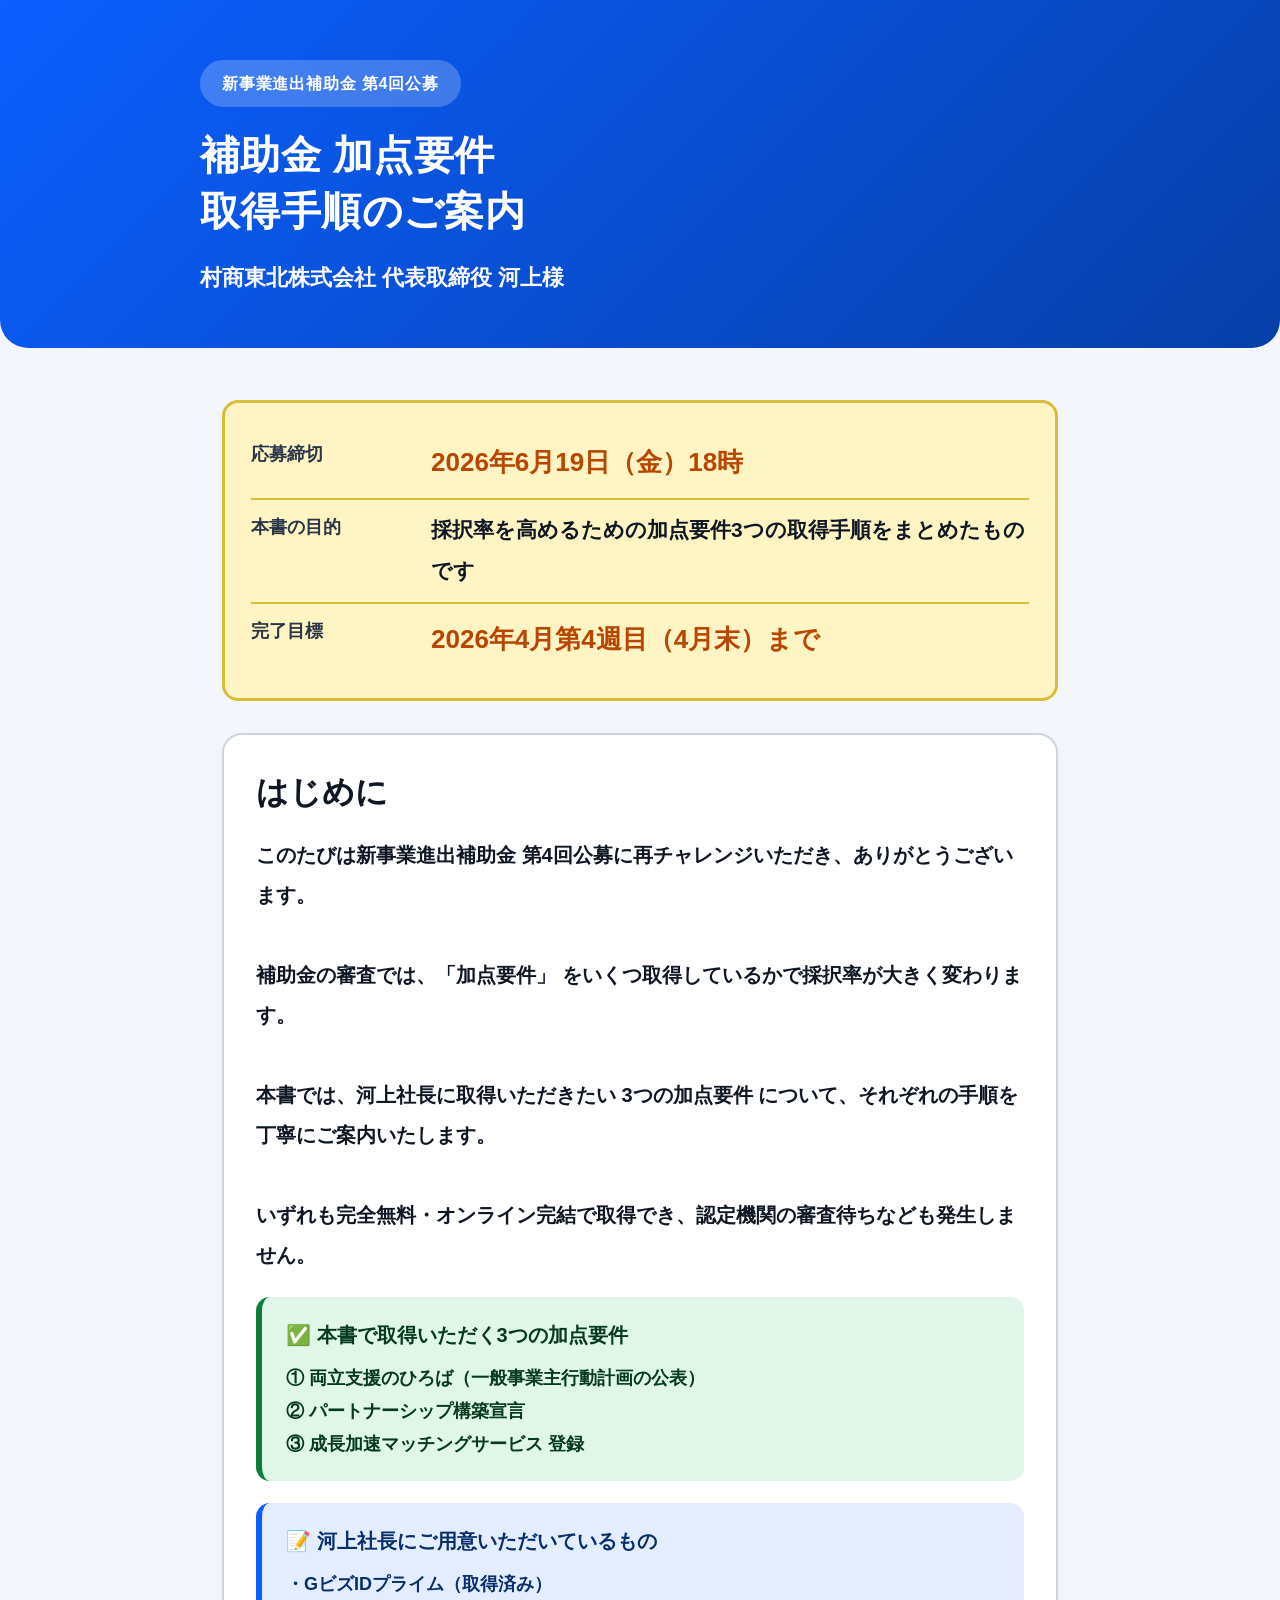
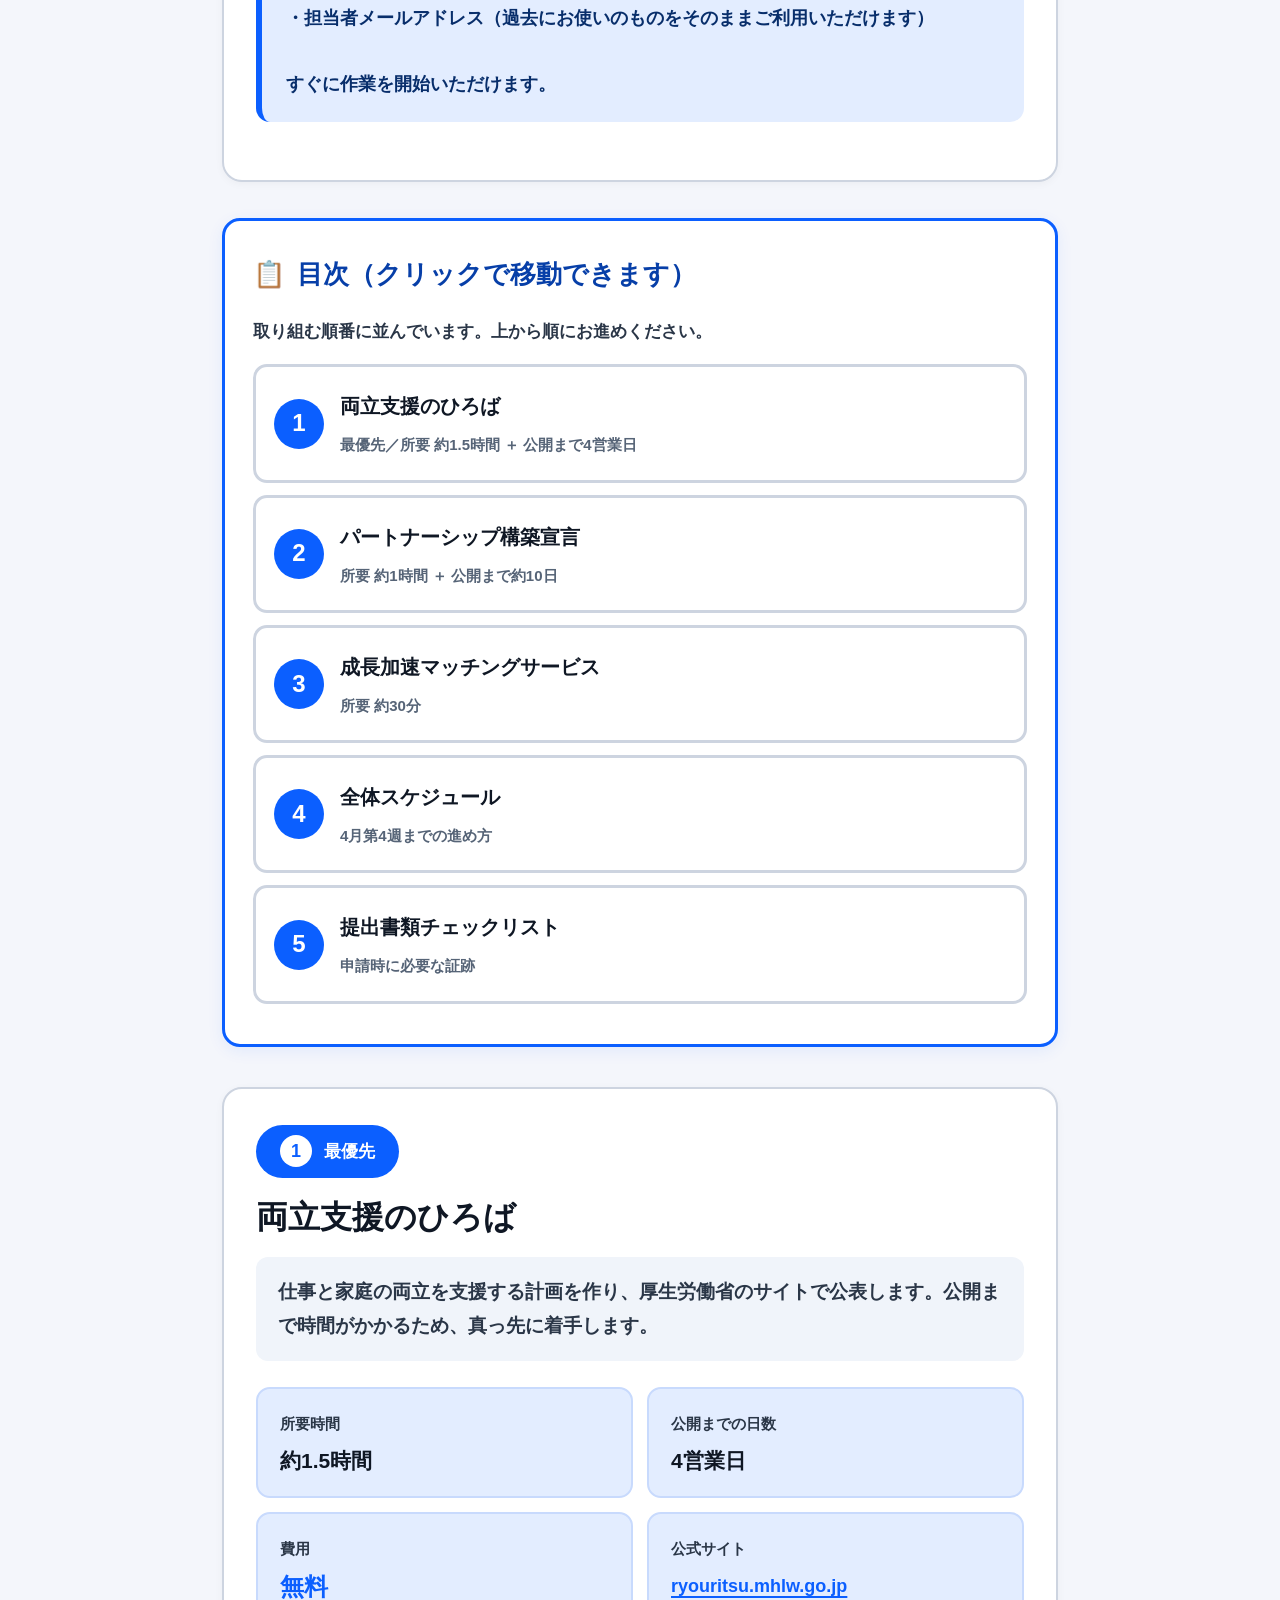
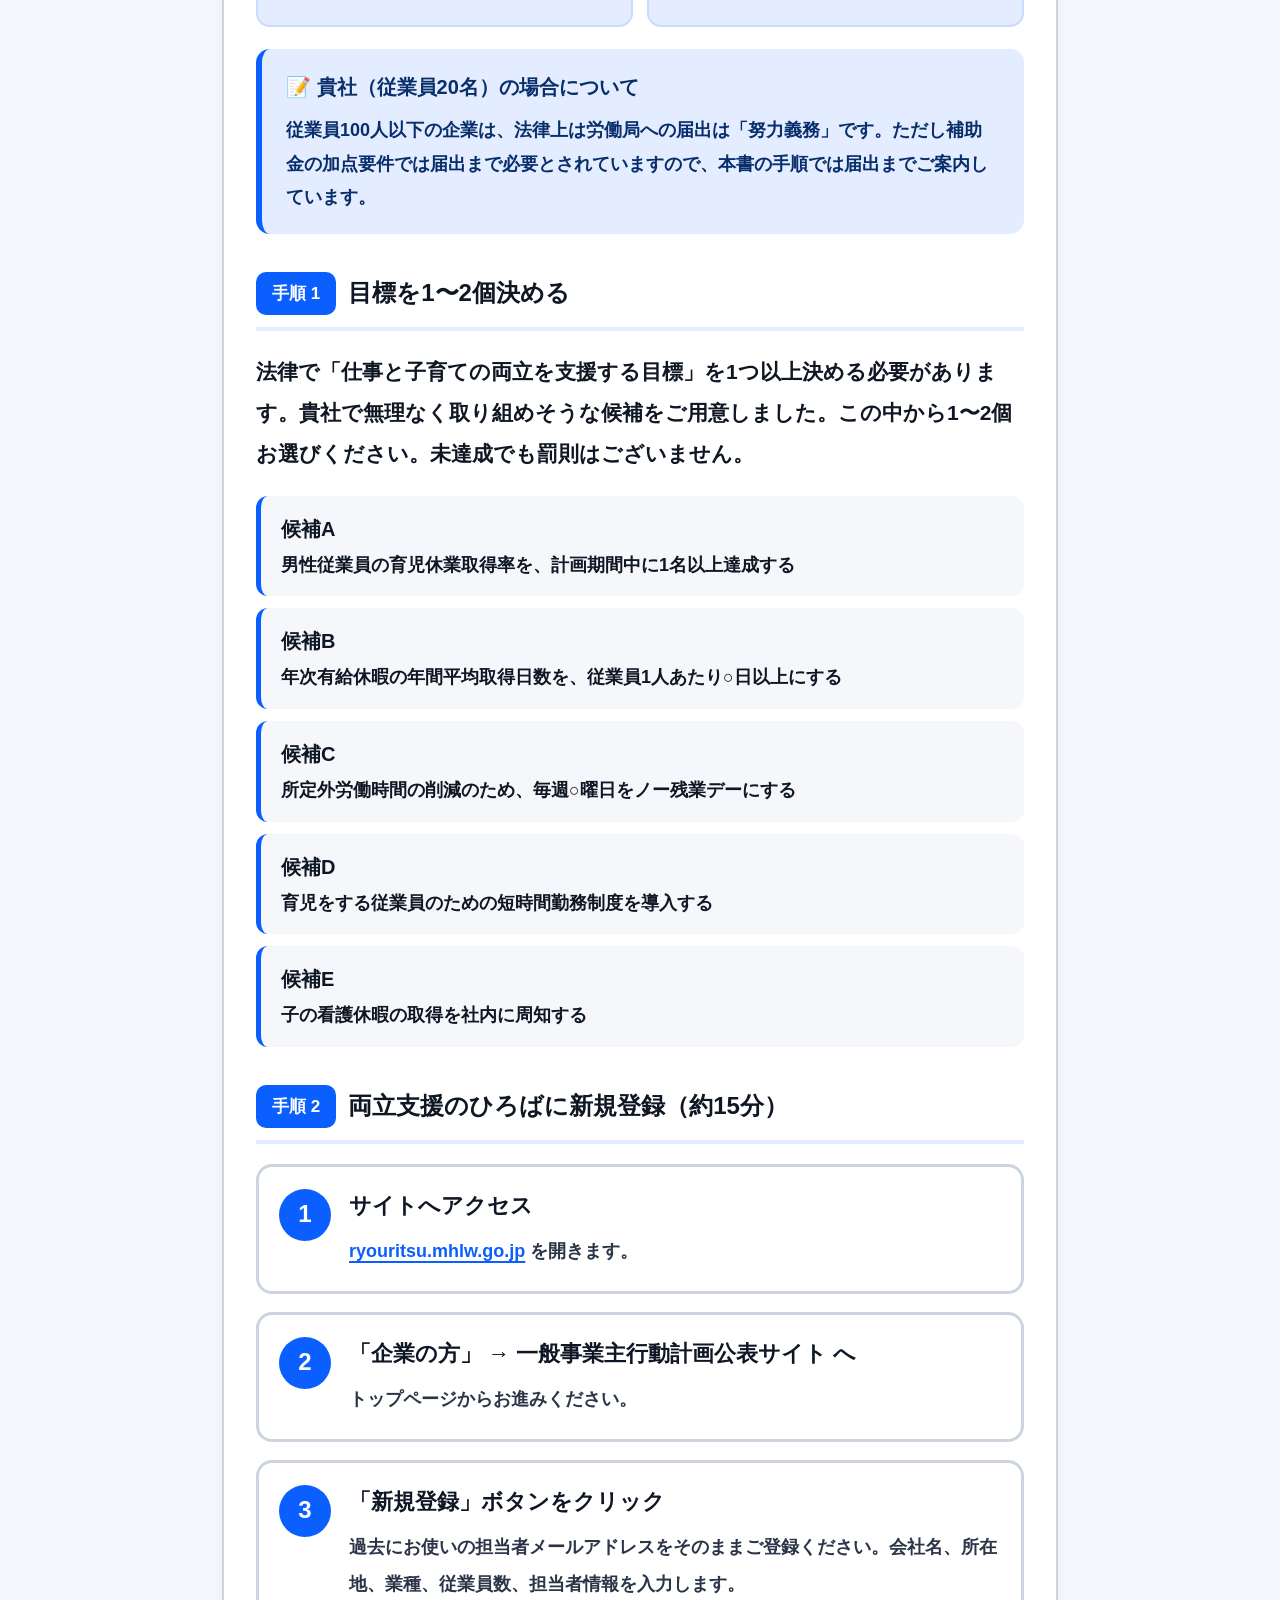
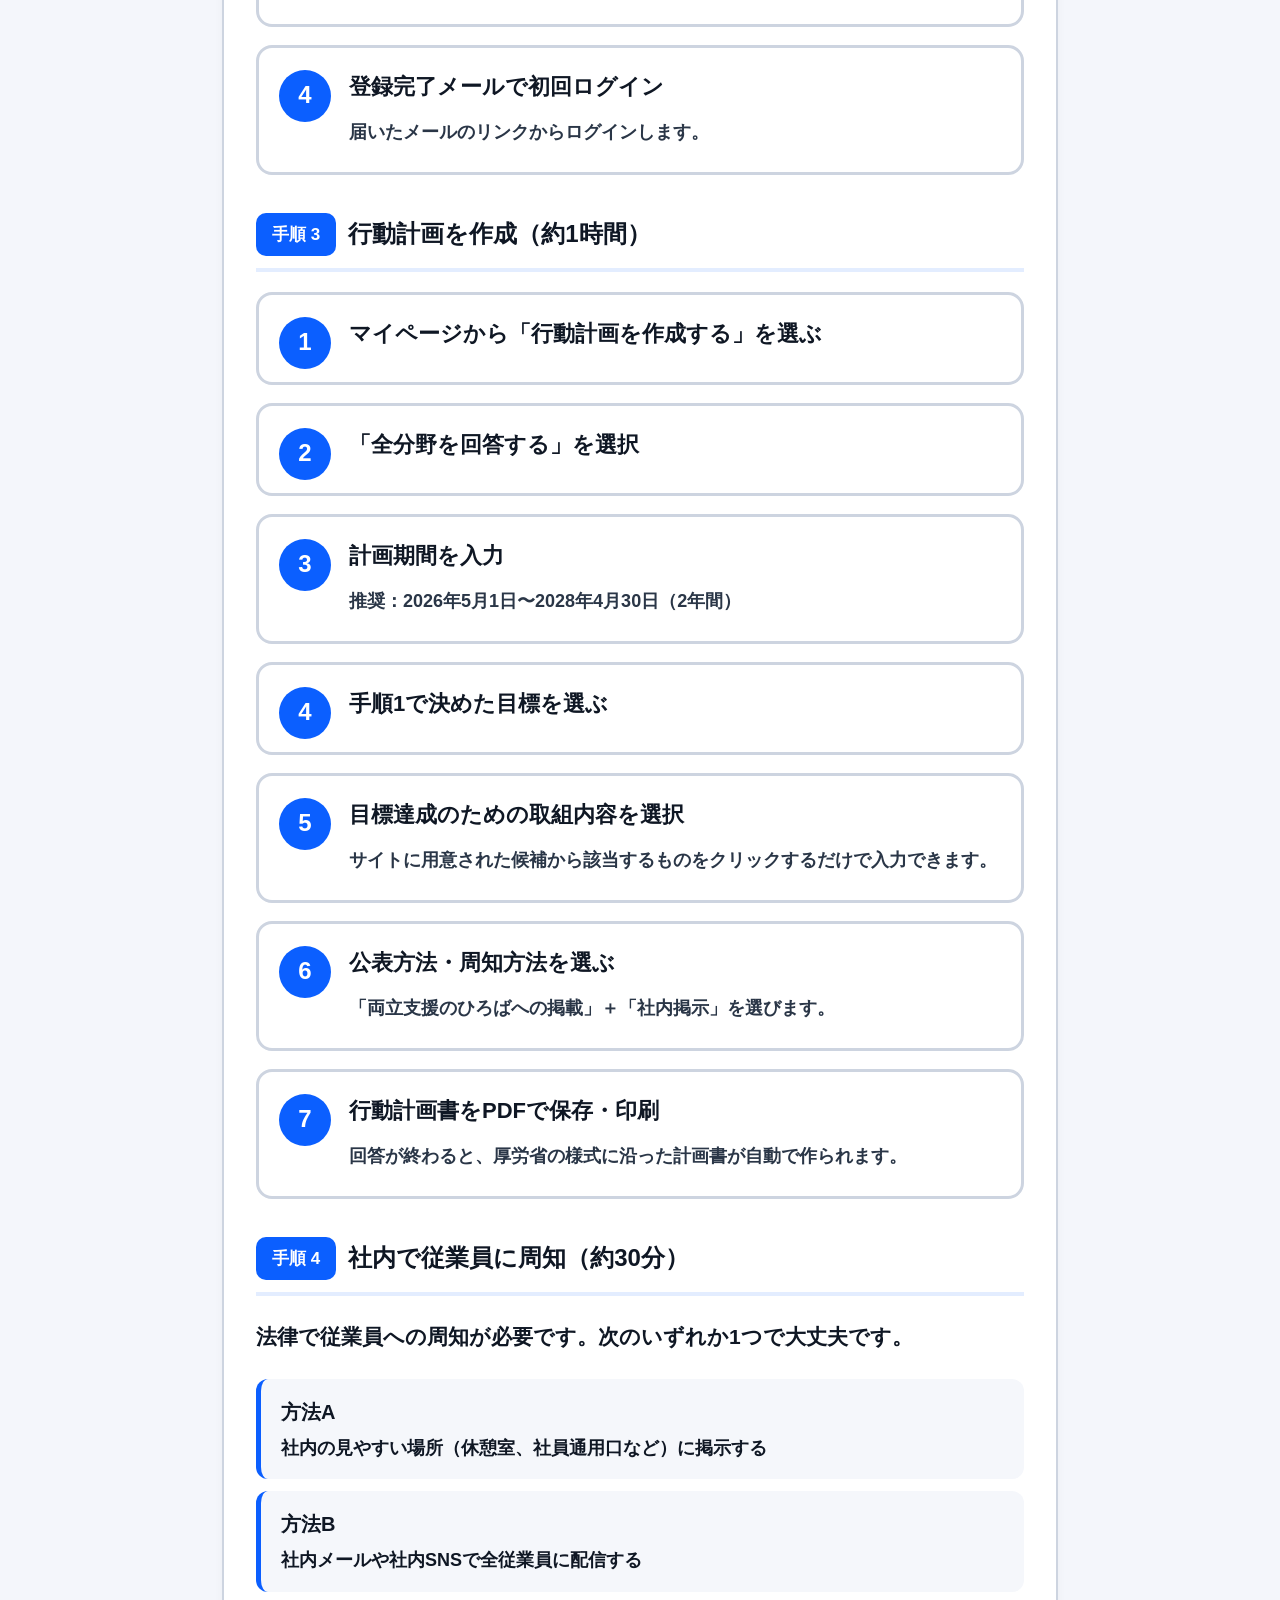
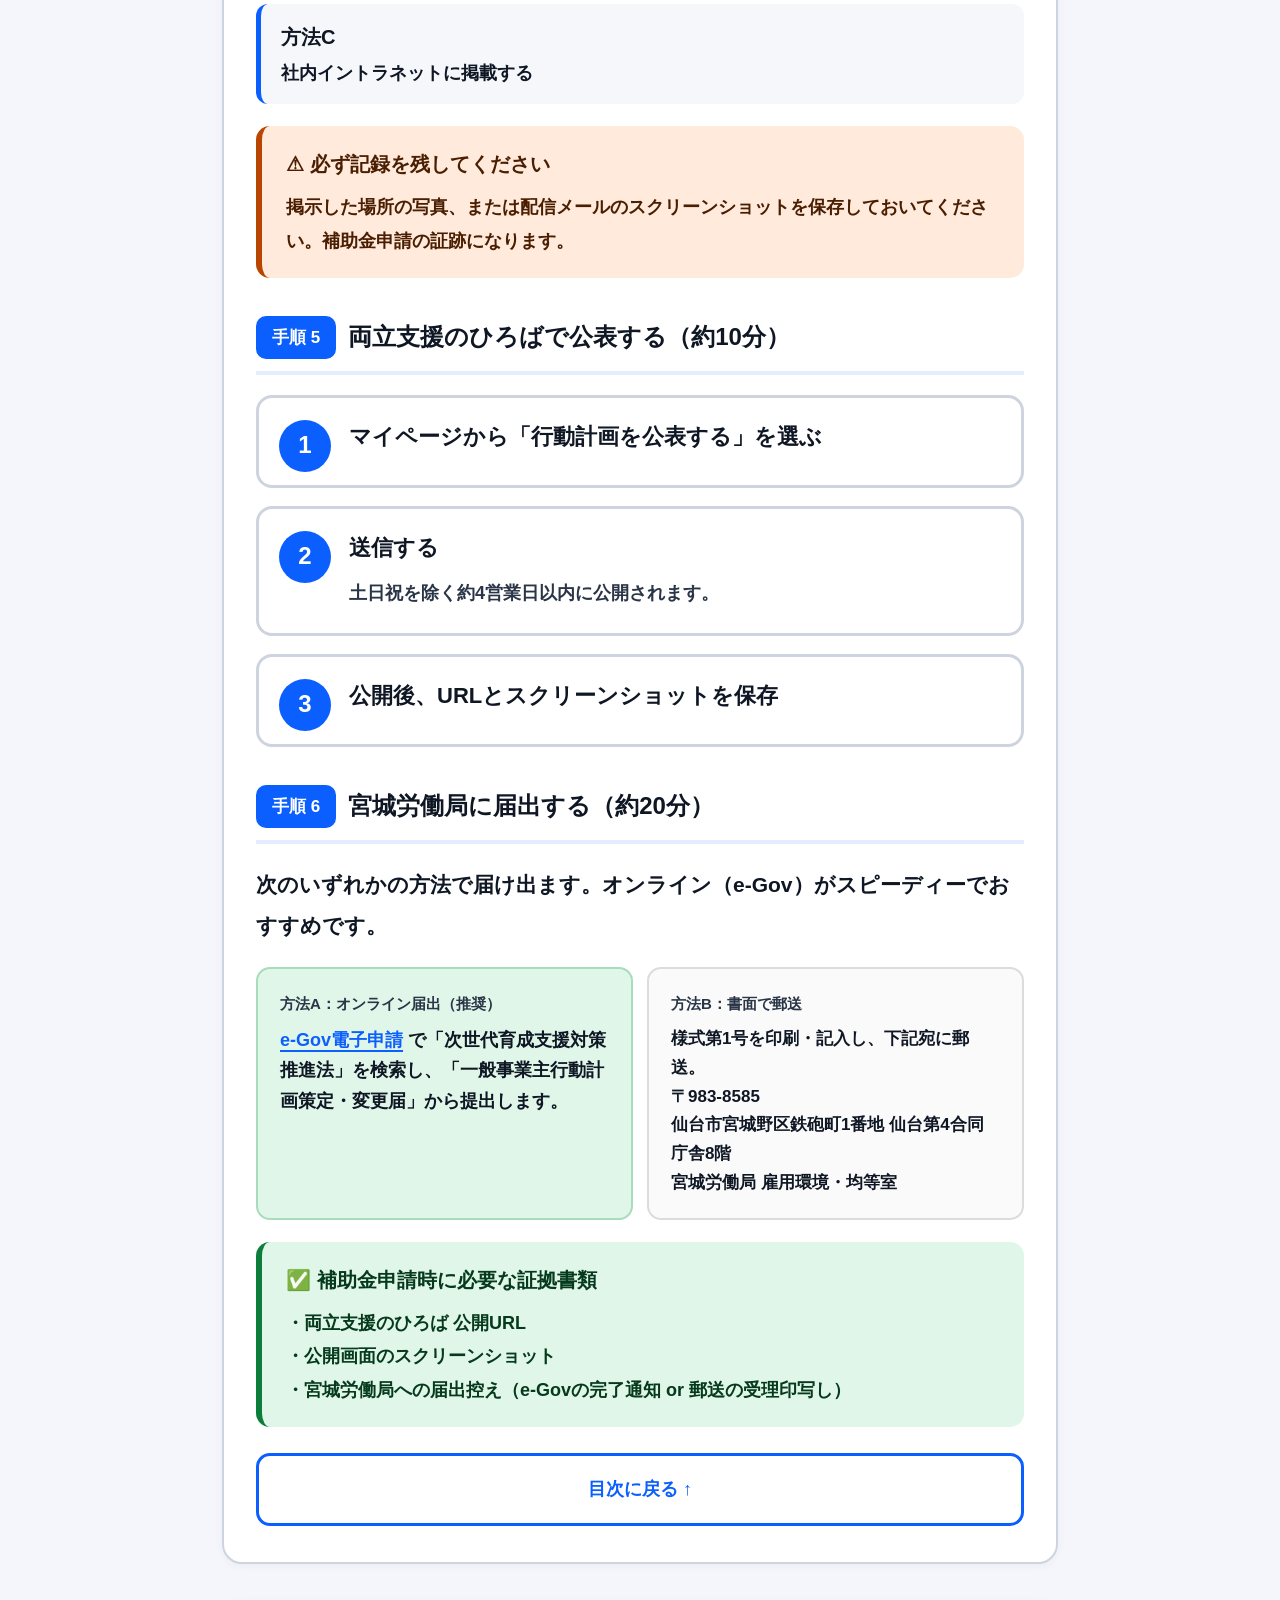
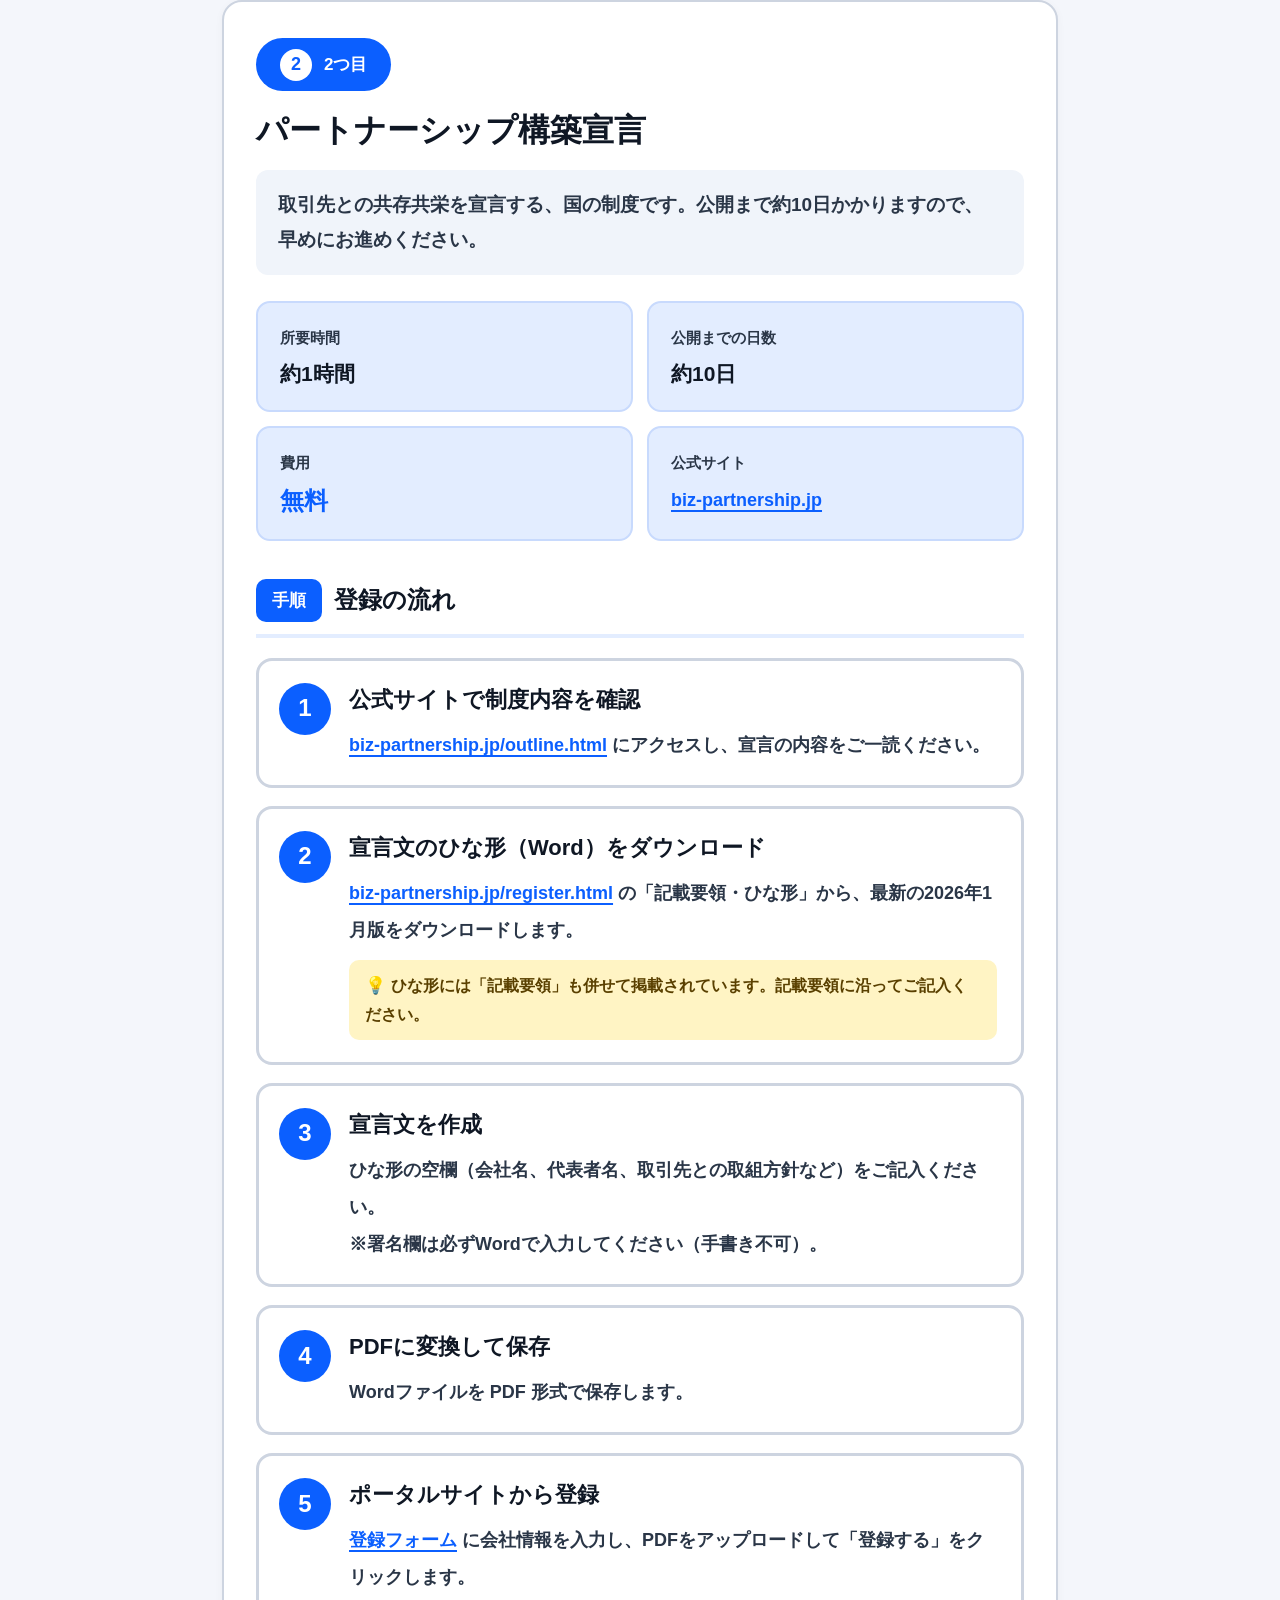
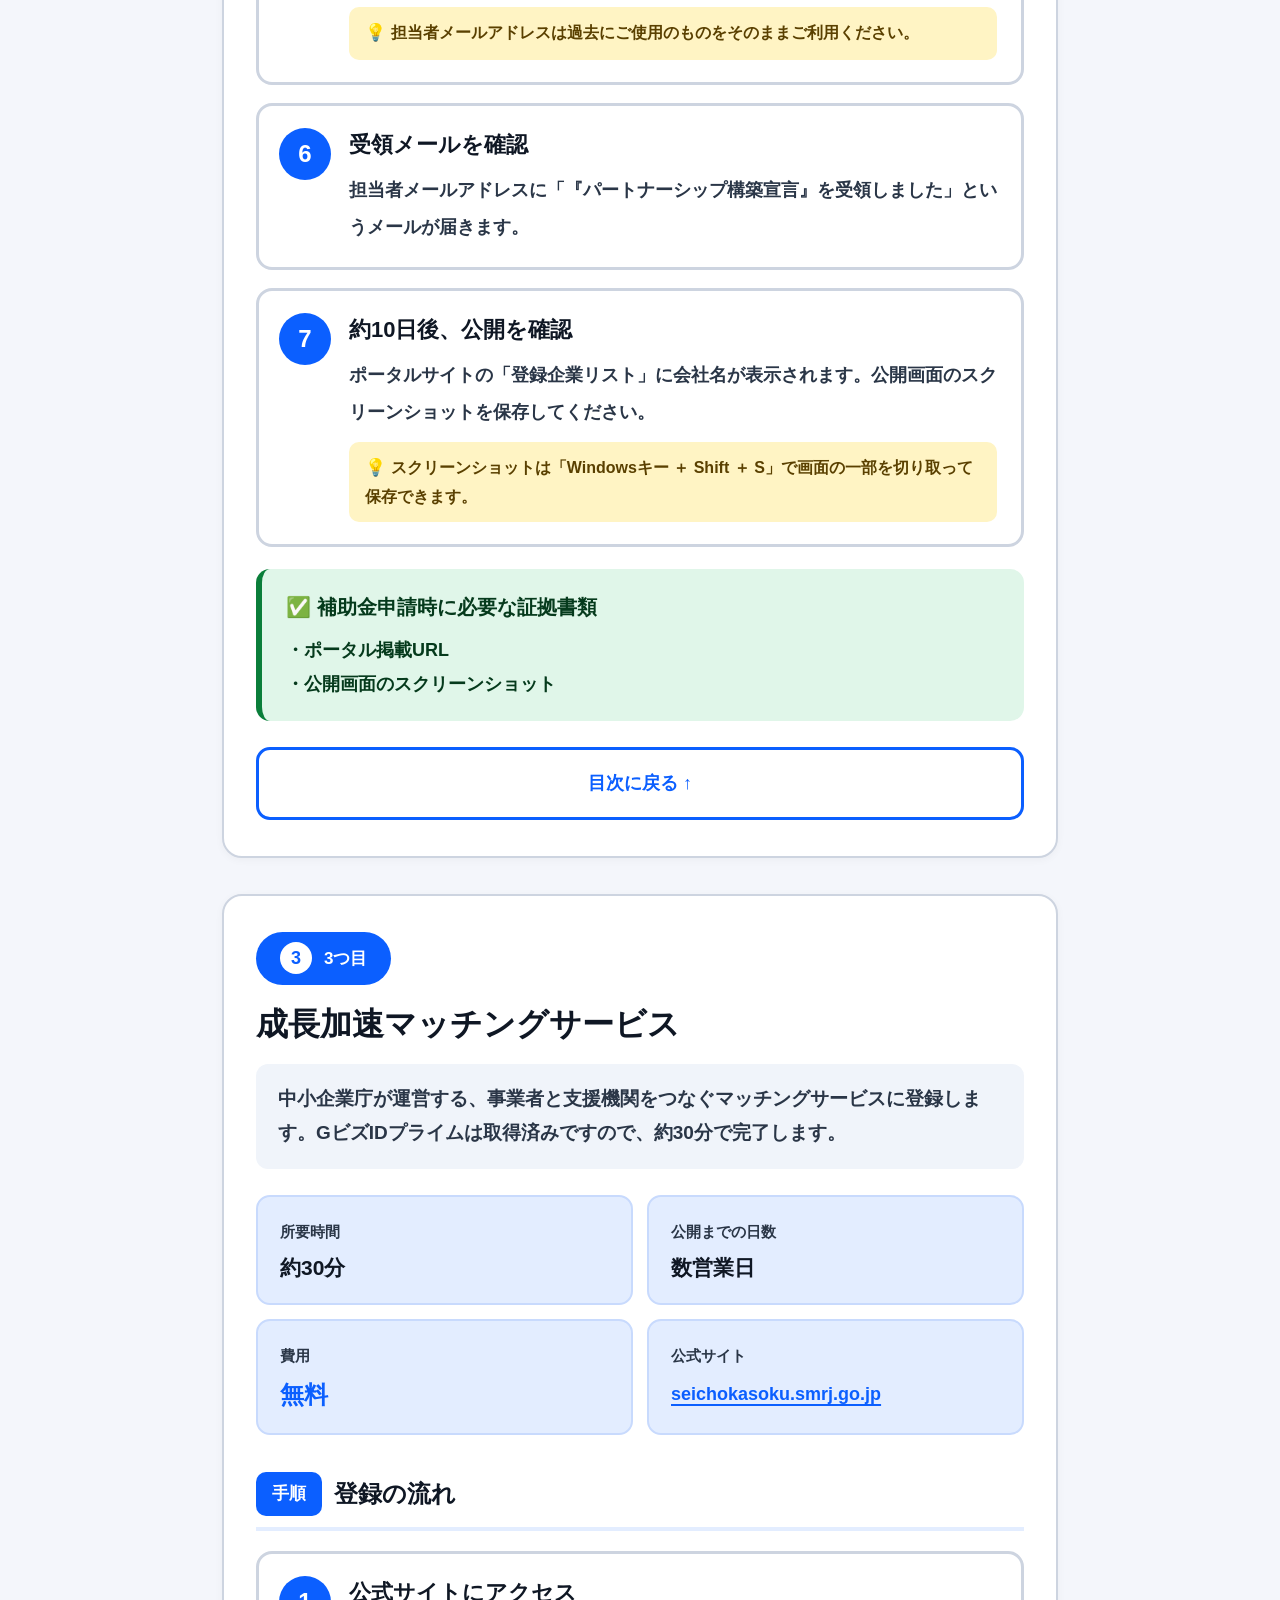
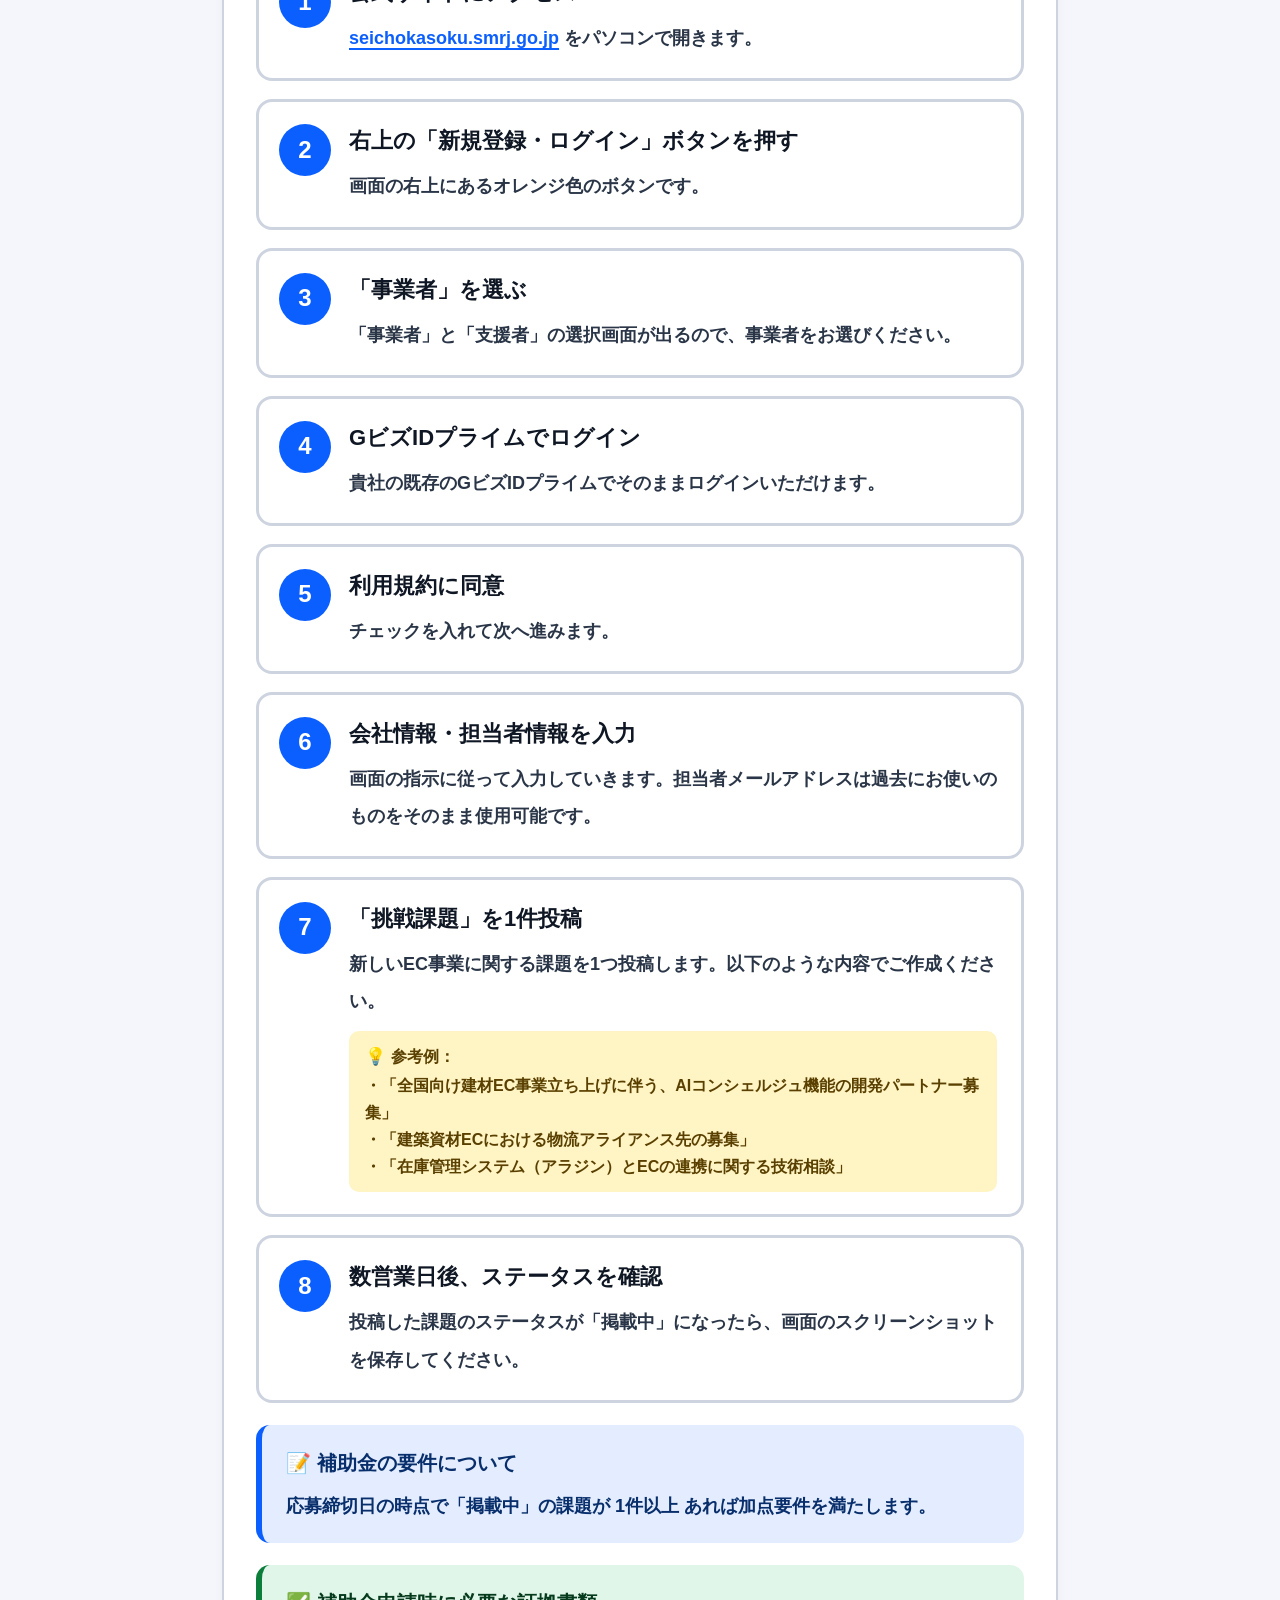
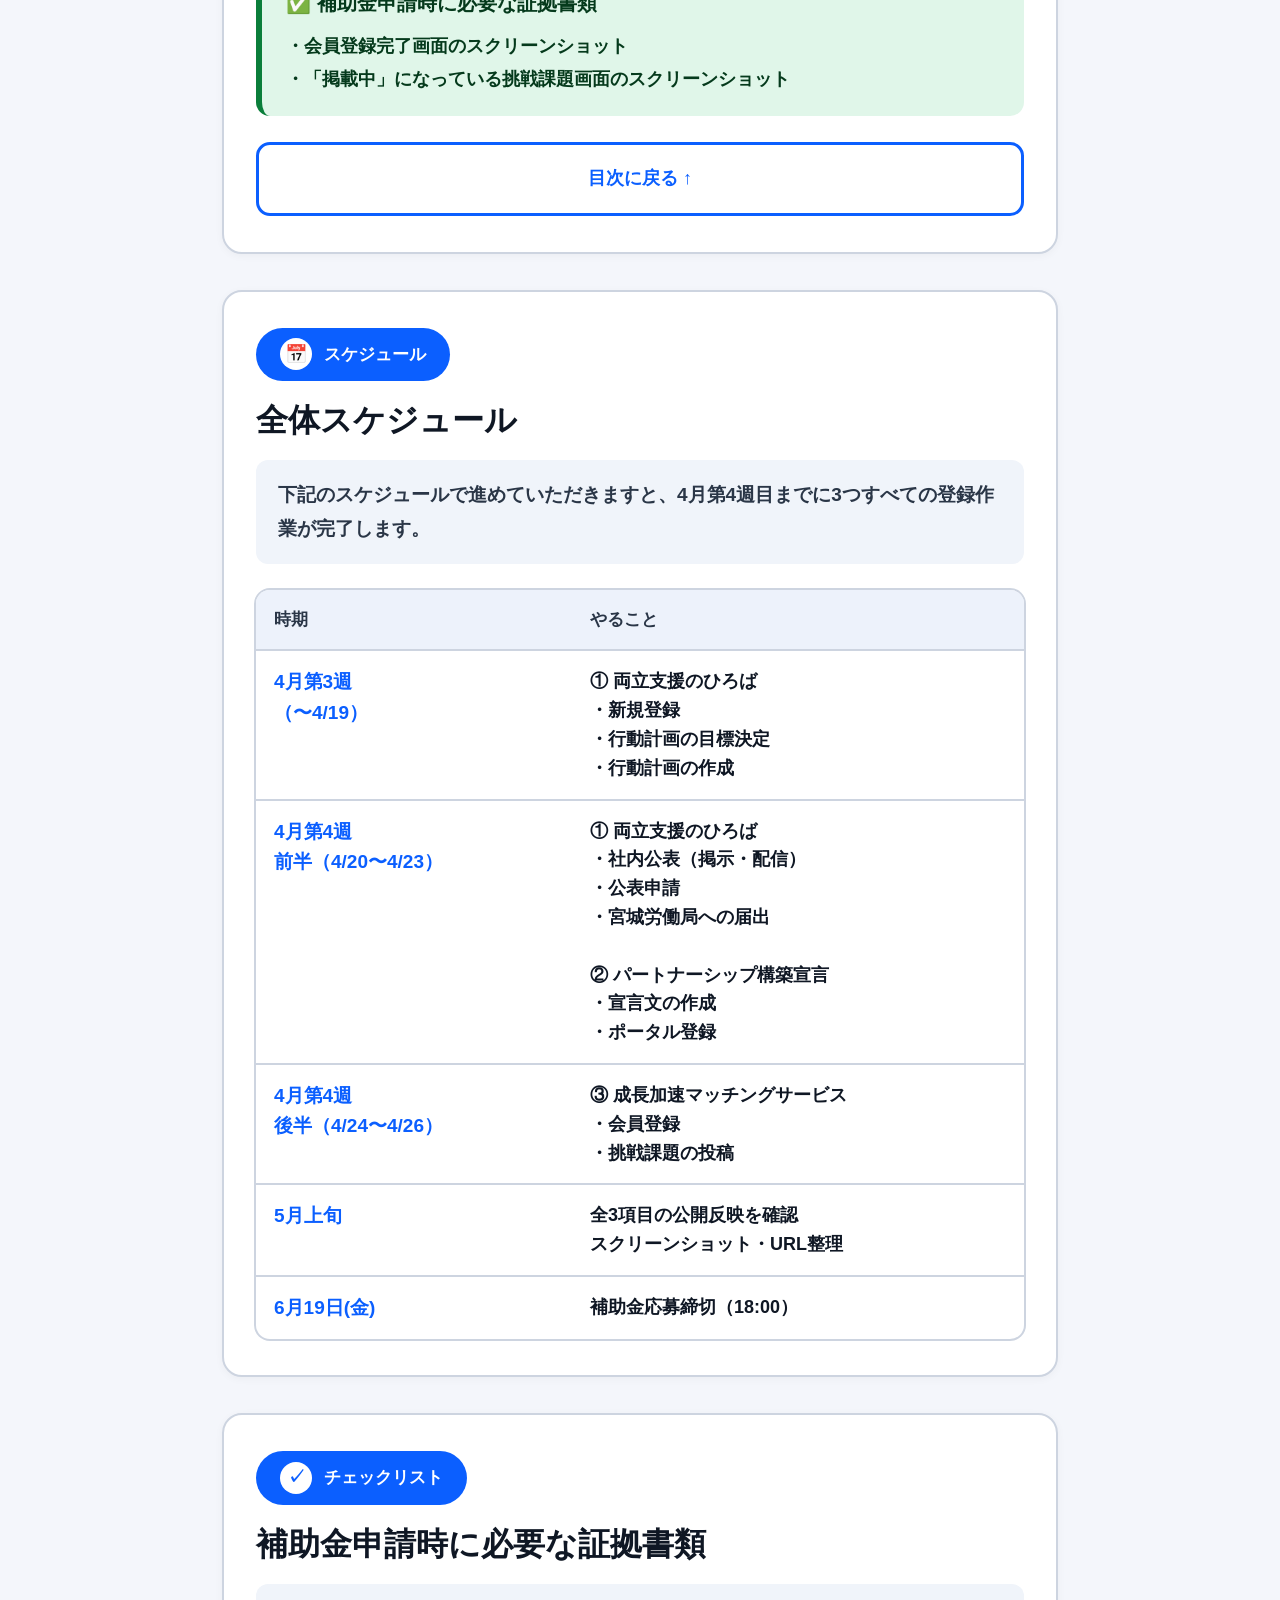
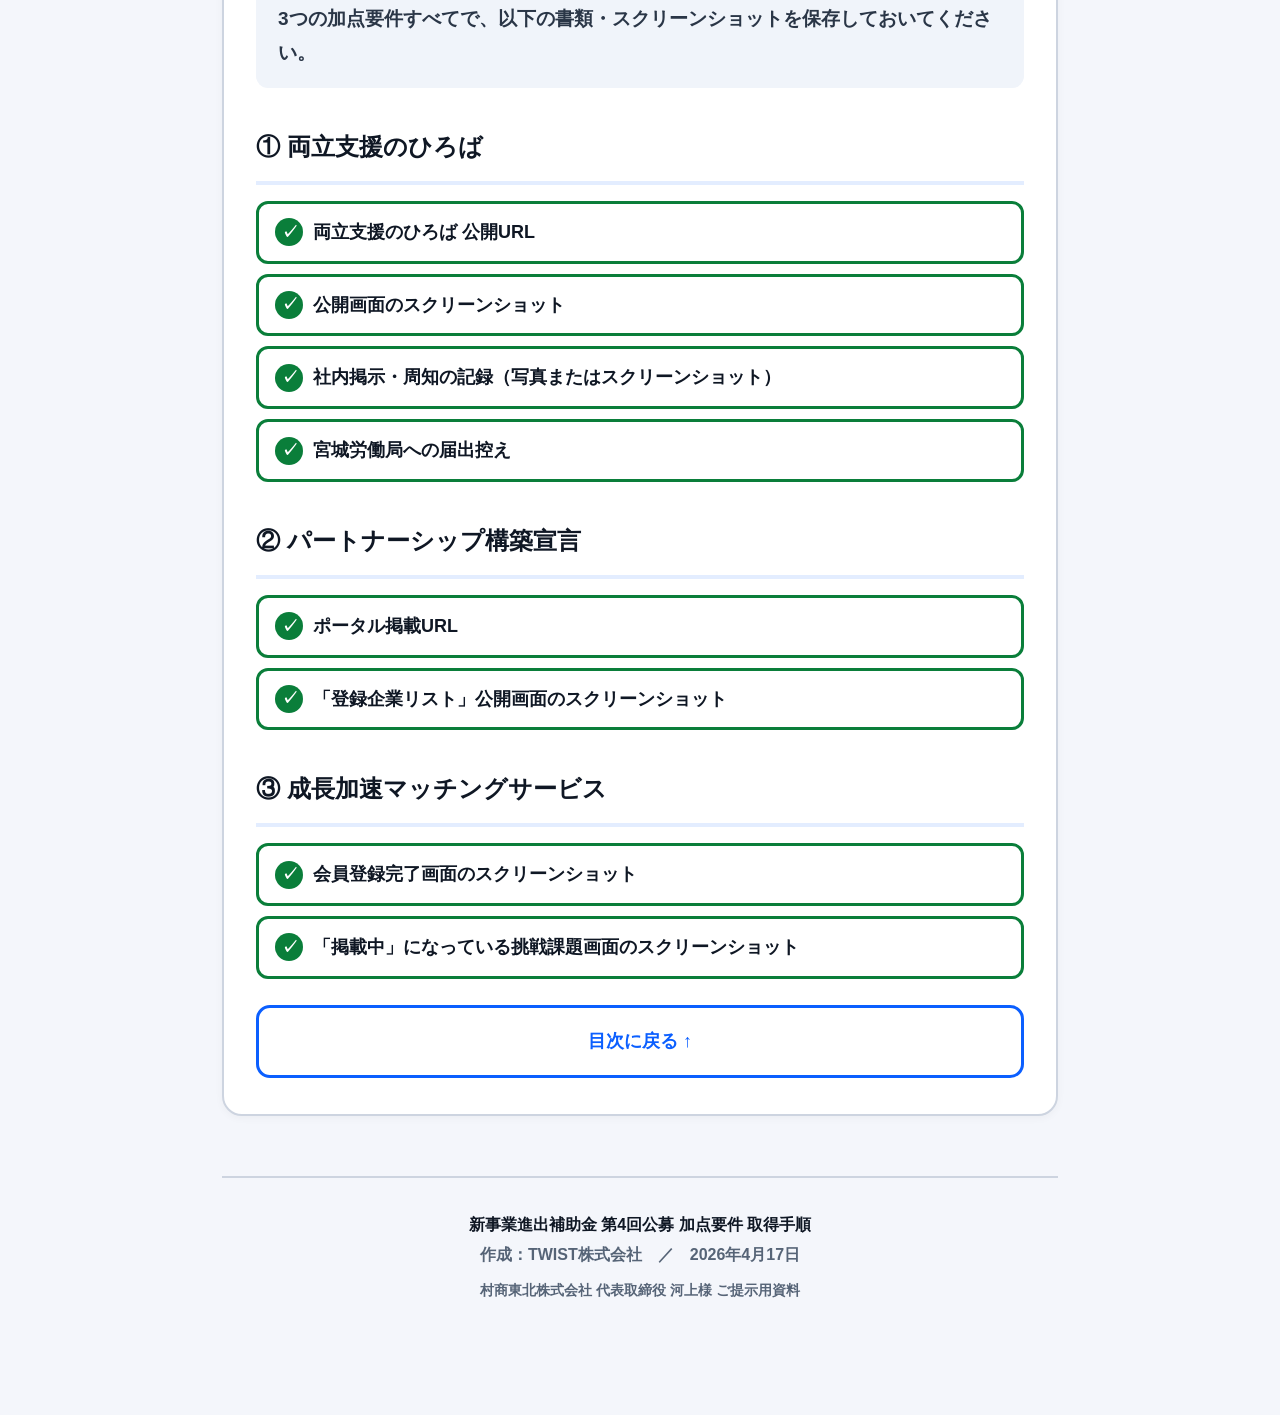
<file: index.html>
<!DOCTYPE html>
<html lang="ja">
<head>
<meta charset="UTF-8">
<meta name="viewport" content="width=device-width,initial-scale=1">
<title>補助金 加点要件 取得手順のご案内 | 村商東北株式会社様</title>
<link rel="stylesheet" href="style.css">
</head>
<body>

<header class="top">
  <div class="inner">
    <span class="eyebrow">新事業進出補助金 第4回公募</span>
    <h1>補助金 加点要件<br>取得手順のご案内</h1>
    <p class="to">村商東北株式会社 代表取締役 河上様</p>
  </div>
</header>

<main class="wrap">

  <!-- メタ -->
  <div class="meta-box">
    <div class="row">
      <dt>応募締切</dt>
      <dd><span class="big">2026年6月19日（金）18時</span></dd>
    </div>
    <div class="row">
      <dt>本書の目的</dt>
      <dd>採択率を高めるための加点要件3つの取得手順をまとめたものです</dd>
    </div>
    <div class="row">
      <dt>完了目標</dt>
      <dd><span class="big">2026年4月第4週目（4月末）まで</span></dd>
    </div>
  </div>

  <!-- ごあいさつ -->
  <section class="guide" id="intro">
    <h2>はじめに</h2>
    <p style="font-size:20px;line-height:2;font-weight:700">
      このたびは新事業進出補助金 第4回公募に再チャレンジいただき、ありがとうございます。<br>
      <br>
      補助金の審査では、<b>「加点要件」</b> をいくつ取得しているかで採択率が大きく変わります。<br>
      <br>
      本書では、河上社長に取得いただきたい <b>3つの加点要件</b> について、それぞれの手順を丁寧にご案内いたします。<br>
      <br>
      いずれも<b>完全無料・オンライン完結</b>で取得でき、認定機関の審査待ちなども発生しません。
    </p>

    <div class="box ok">
      <span class="ttl">✅ 本書で取得いただく3つの加点要件</span>
      <b>①</b> 両立支援のひろば（一般事業主行動計画の公表）<br>
      <b>②</b> パートナーシップ構築宣言<br>
      <b>③</b> 成長加速マッチングサービス 登録
    </div>

    <div class="box note">
      <span class="ttl">📝 河上社長にご用意いただいているもの</span>
      <b>・GビズIDプライム</b>（取得済み）<br>
      <b>・担当者メールアドレス</b>（過去にお使いのものをそのままご利用いただけます）<br>
      <br>
      すぐに作業を開始いただけます。
    </div>
  </section>

  <!-- 目次 -->
  <div class="toc">
    <h2>目次（クリックで移動できます）</h2>
    <p class="hint">取り組む順番に並んでいます。上から順にお進めください。</p>
    <ol>
      <li><a href="#step1">両立支援のひろば<span class="small">最優先／所要 約1.5時間 ＋ 公開まで4営業日</span></a></li>
      <li><a href="#step2">パートナーシップ構築宣言<span class="small">所要 約1時間 ＋ 公開まで約10日</span></a></li>
      <li><a href="#step3">成長加速マッチングサービス<span class="small">所要 約30分</span></a></li>
      <li><a href="#schedule">全体スケジュール<span class="small">4月第4週までの進め方</span></a></li>
      <li><a href="#checklist">提出書類チェックリスト<span class="small">申請時に必要な証跡</span></a></li>
    </ol>
  </div>

  <!-- Step 1 両立支援のひろば -->
  <section class="guide" id="step1">
    <span class="badge"><span class="num">1</span>最優先</span>
    <h2>両立支援のひろば</h2>
    <p class="tagline">仕事と家庭の両立を支援する計画を作り、厚生労働省のサイトで公表します。公開まで時間がかかるため、真っ先に着手します。</p>

    <div class="info">
      <div class="item">
        <div class="label">所要時間</div>
        <div class="val">約1.5時間</div>
      </div>
      <div class="item">
        <div class="label">公開までの日数</div>
        <div class="val">4営業日</div>
      </div>
      <div class="item">
        <div class="label">費用</div>
        <div class="val big">無料</div>
      </div>
      <div class="item">
        <div class="label">公式サイト</div>
        <div class="val"><a href="https://ryouritsu.mhlw.go.jp/" target="_blank" rel="noopener">ryouritsu.mhlw.go.jp</a></div>
      </div>
    </div>

    <div class="box note">
      <span class="ttl">📝 貴社（従業員20名）の場合について</span>
      従業員100人以下の企業は、法律上は労働局への届出は「努力義務」です。ただし<b>補助金の加点要件では届出まで必要</b>とされていますので、本書の手順では届出までご案内しています。
    </div>

    <h3><span class="step">手順 1</span>目標を1〜2個決める</h3>
    <p>法律で「仕事と子育ての両立を支援する目標」を1つ以上決める必要があります。貴社で無理なく取り組めそうな候補をご用意しました。<b>この中から1〜2個</b>お選びください。未達成でも罰則はございません。</p>
    <ul class="targets">
      <li><strong>候補A</strong>男性従業員の育児休業取得率を、計画期間中に1名以上達成する</li>
      <li><strong>候補B</strong>年次有給休暇の年間平均取得日数を、従業員1人あたり○日以上にする</li>
      <li><strong>候補C</strong>所定外労働時間の削減のため、毎週○曜日をノー残業デーにする</li>
      <li><strong>候補D</strong>育児をする従業員のための短時間勤務制度を導入する</li>
      <li><strong>候補E</strong>子の看護休暇の取得を社内に周知する</li>
    </ul>

    <h3><span class="step">手順 2</span>両立支援のひろばに新規登録（約15分）</h3>
    <ol class="steps">
      <li>
        <span class="title">サイトへアクセス</span>
        <span class="desc"><a href="https://ryouritsu.mhlw.go.jp/" target="_blank" rel="noopener">ryouritsu.mhlw.go.jp</a> を開きます。</span>
      </li>
      <li>
        <span class="title">「企業の方」 → 一般事業主行動計画公表サイト へ</span>
        <span class="desc">トップページからお進みください。</span>
      </li>
      <li>
        <span class="title">「新規登録」ボタンをクリック</span>
        <span class="desc">過去にお使いの担当者メールアドレスをそのままご登録ください。会社名、所在地、業種、従業員数、担当者情報を入力します。</span>
      </li>
      <li>
        <span class="title">登録完了メールで初回ログイン</span>
        <span class="desc">届いたメールのリンクからログインします。</span>
      </li>
    </ol>

    <h3><span class="step">手順 3</span>行動計画を作成（約1時間）</h3>
    <ol class="steps">
      <li>
        <span class="title">マイページから「行動計画を作成する」を選ぶ</span>
      </li>
      <li>
        <span class="title">「全分野を回答する」を選択</span>
      </li>
      <li>
        <span class="title">計画期間を入力</span>
        <span class="desc">推奨：2026年5月1日〜2028年4月30日（2年間）</span>
      </li>
      <li>
        <span class="title">手順1で決めた目標を選ぶ</span>
      </li>
      <li>
        <span class="title">目標達成のための取組内容を選択</span>
        <span class="desc">サイトに用意された候補から該当するものをクリックするだけで入力できます。</span>
      </li>
      <li>
        <span class="title">公表方法・周知方法を選ぶ</span>
        <span class="desc">「両立支援のひろばへの掲載」＋「社内掲示」を選びます。</span>
      </li>
      <li>
        <span class="title">行動計画書をPDFで保存・印刷</span>
        <span class="desc">回答が終わると、厚労省の様式に沿った計画書が自動で作られます。</span>
      </li>
    </ol>

    <h3><span class="step">手順 4</span>社内で従業員に周知（約30分）</h3>
    <p>法律で従業員への周知が必要です。次のいずれか1つで大丈夫です。</p>
    <ul class="targets">
      <li><strong>方法A</strong>社内の見やすい場所（休憩室、社員通用口など）に掲示する</li>
      <li><strong>方法B</strong>社内メールや社内SNSで全従業員に配信する</li>
      <li><strong>方法C</strong>社内イントラネットに掲載する</li>
    </ul>
    <div class="box warn">
      <span class="ttl">⚠ 必ず記録を残してください</span>
      掲示した場所の写真、または配信メールのスクリーンショットを保存しておいてください。補助金申請の証跡になります。
    </div>

    <h3><span class="step">手順 5</span>両立支援のひろばで公表する（約10分）</h3>
    <ol class="steps">
      <li>
        <span class="title">マイページから「行動計画を公表する」を選ぶ</span>
      </li>
      <li>
        <span class="title">送信する</span>
        <span class="desc">土日祝を除く約4営業日以内に公開されます。</span>
      </li>
      <li>
        <span class="title">公開後、URLとスクリーンショットを保存</span>
      </li>
    </ol>

    <h3><span class="step">手順 6</span>宮城労働局に届出する（約20分）</h3>
    <p>次のいずれかの方法で届け出ます。オンライン（e-Gov）がスピーディーでおすすめです。</p>

    <div class="info">
      <div class="item" style="background:var(--green-soft);border-color:#a8dcbd">
        <div class="label">方法A：オンライン届出（推奨）</div>
        <div class="val" style="font-size:18px;font-weight:700;line-height:1.7">
          <a href="https://shinsei.e-gov.go.jp/" target="_blank" rel="noopener">e-Gov電子申請</a> で「次世代育成支援対策推進法」を検索し、「一般事業主行動計画策定・変更届」から提出します。
        </div>
      </div>
      <div class="item" style="background:#fafafa;border-color:#dcdcdc">
        <div class="label">方法B：書面で郵送</div>
        <div class="val" style="font-size:17px;font-weight:700;line-height:1.7">
          様式第1号を印刷・記入し、下記宛に郵送。<br>
          〒983-8585<br>
          仙台市宮城野区鉄砲町1番地 仙台第4合同庁舎8階<br>
          宮城労働局 雇用環境・均等室
        </div>
      </div>
    </div>

    <div class="box ok">
      <span class="ttl">✅ 補助金申請時に必要な証拠書類</span>
      ・両立支援のひろば 公開URL<br>
      ・公開画面のスクリーンショット<br>
      ・宮城労働局への届出控え（e-Govの完了通知 or 郵送の受理印写し）
    </div>

    <a href="#top" class="back-top">目次に戻る ↑</a>
  </section>

  <!-- Step 2 パートナーシップ構築宣言 -->
  <section class="guide" id="step2">
    <span class="badge"><span class="num">2</span>2つ目</span>
    <h2>パートナーシップ構築宣言</h2>
    <p class="tagline">取引先との共存共栄を宣言する、国の制度です。公開まで約10日かかりますので、早めにお進めください。</p>

    <div class="info">
      <div class="item">
        <div class="label">所要時間</div>
        <div class="val">約1時間</div>
      </div>
      <div class="item">
        <div class="label">公開までの日数</div>
        <div class="val">約10日</div>
      </div>
      <div class="item">
        <div class="label">費用</div>
        <div class="val big">無料</div>
      </div>
      <div class="item">
        <div class="label">公式サイト</div>
        <div class="val"><a href="https://www.biz-partnership.jp/" target="_blank" rel="noopener">biz-partnership.jp</a></div>
      </div>
    </div>

    <h3><span class="step">手順</span>登録の流れ</h3>
    <ol class="steps">
      <li>
        <span class="title">公式サイトで制度内容を確認</span>
        <span class="desc"><a href="https://www.biz-partnership.jp/outline.html" target="_blank" rel="noopener">biz-partnership.jp/outline.html</a> にアクセスし、宣言の内容をご一読ください。</span>
      </li>
      <li>
        <span class="title">宣言文のひな形（Word）をダウンロード</span>
        <span class="desc"><a href="https://www.biz-partnership.jp/register.html" target="_blank" rel="noopener">biz-partnership.jp/register.html</a> の「記載要領・ひな形」から、最新の2026年1月版をダウンロードします。</span>
        <span class="hint">ひな形には「記載要領」も併せて掲載されています。記載要領に沿ってご記入ください。</span>
      </li>
      <li>
        <span class="title">宣言文を作成</span>
        <span class="desc">ひな形の空欄（会社名、代表者名、取引先との取組方針など）をご記入ください。<br>※署名欄は必ずWordで入力してください（手書き不可）。</span>
      </li>
      <li>
        <span class="title">PDFに変換して保存</span>
        <span class="desc">Wordファイルを PDF 形式で保存します。</span>
      </li>
      <li>
        <span class="title">ポータルサイトから登録</span>
        <span class="desc"><a href="https://www.biz-partnership.jp/form.html" target="_blank" rel="noopener">登録フォーム</a> に会社情報を入力し、PDFをアップロードして「登録する」をクリックします。</span>
        <span class="hint">担当者メールアドレスは過去にご使用のものをそのままご利用ください。</span>
      </li>
      <li>
        <span class="title">受領メールを確認</span>
        <span class="desc">担当者メールアドレスに「『パートナーシップ構築宣言』を受領しました」というメールが届きます。</span>
      </li>
      <li>
        <span class="title">約10日後、公開を確認</span>
        <span class="desc">ポータルサイトの「登録企業リスト」に会社名が表示されます。公開画面のスクリーンショットを保存してください。</span>
        <span class="hint">スクリーンショットは「Windowsキー ＋ Shift ＋ S」で画面の一部を切り取って保存できます。</span>
      </li>
    </ol>

    <div class="box ok">
      <span class="ttl">✅ 補助金申請時に必要な証拠書類</span>
      ・ポータル掲載URL<br>
      ・公開画面のスクリーンショット
    </div>

    <a href="#top" class="back-top">目次に戻る ↑</a>
  </section>

  <!-- Step 3 成長加速マッチングサービス -->
  <section class="guide" id="step3">
    <span class="badge"><span class="num">3</span>3つ目</span>
    <h2>成長加速マッチングサービス</h2>
    <p class="tagline">中小企業庁が運営する、事業者と支援機関をつなぐマッチングサービスに登録します。GビズIDプライムは取得済みですので、約30分で完了します。</p>

    <div class="info">
      <div class="item">
        <div class="label">所要時間</div>
        <div class="val">約30分</div>
      </div>
      <div class="item">
        <div class="label">公開までの日数</div>
        <div class="val">数営業日</div>
      </div>
      <div class="item">
        <div class="label">費用</div>
        <div class="val big">無料</div>
      </div>
      <div class="item">
        <div class="label">公式サイト</div>
        <div class="val"><a href="https://seichokasoku.smrj.go.jp/" target="_blank" rel="noopener">seichokasoku.smrj.go.jp</a></div>
      </div>
    </div>

    <h3><span class="step">手順</span>登録の流れ</h3>
    <ol class="steps">
      <li>
        <span class="title">公式サイトにアクセス</span>
        <span class="desc"><a href="https://seichokasoku.smrj.go.jp/" target="_blank" rel="noopener">seichokasoku.smrj.go.jp</a> をパソコンで開きます。</span>
      </li>
      <li>
        <span class="title">右上の「新規登録・ログイン」ボタンを押す</span>
        <span class="desc">画面の右上にあるオレンジ色のボタンです。</span>
      </li>
      <li>
        <span class="title">「事業者」を選ぶ</span>
        <span class="desc">「事業者」と「支援者」の選択画面が出るので、<b>事業者</b>をお選びください。</span>
      </li>
      <li>
        <span class="title">GビズIDプライムでログイン</span>
        <span class="desc">貴社の既存のGビズIDプライムでそのままログインいただけます。</span>
      </li>
      <li>
        <span class="title">利用規約に同意</span>
        <span class="desc">チェックを入れて次へ進みます。</span>
      </li>
      <li>
        <span class="title">会社情報・担当者情報を入力</span>
        <span class="desc">画面の指示に従って入力していきます。担当者メールアドレスは過去にお使いのものをそのまま使用可能です。</span>
      </li>
      <li>
        <span class="title">「挑戦課題」を1件投稿</span>
        <span class="desc">新しいEC事業に関する課題を1つ投稿します。以下のような内容でご作成ください。</span>
        <span class="hint">参考例：<br>・「全国向け建材EC事業立ち上げに伴う、AIコンシェルジュ機能の開発パートナー募集」<br>・「建築資材ECにおける物流アライアンス先の募集」<br>・「在庫管理システム（アラジン）とECの連携に関する技術相談」</span>
      </li>
      <li>
        <span class="title">数営業日後、ステータスを確認</span>
        <span class="desc">投稿した課題のステータスが「掲載中」になったら、画面のスクリーンショットを保存してください。</span>
      </li>
    </ol>

    <div class="box note">
      <span class="ttl">📝 補助金の要件について</span>
      応募締切日の時点で「掲載中」の課題が <b>1件以上</b> あれば加点要件を満たします。
    </div>

    <div class="box ok">
      <span class="ttl">✅ 補助金申請時に必要な証拠書類</span>
      ・会員登録完了画面のスクリーンショット<br>
      ・「掲載中」になっている挑戦課題画面のスクリーンショット
    </div>

    <a href="#top" class="back-top">目次に戻る ↑</a>
  </section>

  <!-- スケジュール -->
  <section class="guide" id="schedule">
    <span class="badge"><span class="num">📅</span>スケジュール</span>
    <h2>全体スケジュール</h2>
    <p class="tagline">下記のスケジュールで進めていただきますと、4月第4週目までに3つすべての登録作業が完了します。</p>

    <table class="sched">
      <thead>
        <tr><th>時期</th><th>やること</th></tr>
      </thead>
      <tbody>
        <tr>
          <td><span class="when">4月第3週<br>（〜4/19）</span></td>
          <td><b>① 両立支援のひろば</b><br>・新規登録<br>・行動計画の目標決定<br>・行動計画の作成</td>
        </tr>
        <tr>
          <td><span class="when">4月第4週<br>前半（4/20〜4/23）</span></td>
          <td><b>① 両立支援のひろば</b><br>・社内公表（掲示・配信）<br>・公表申請<br>・宮城労働局への届出<br><br><b>② パートナーシップ構築宣言</b><br>・宣言文の作成<br>・ポータル登録</td>
        </tr>
        <tr>
          <td><span class="when">4月第4週<br>後半（4/24〜4/26）</span></td>
          <td><b>③ 成長加速マッチングサービス</b><br>・会員登録<br>・挑戦課題の投稿</td>
        </tr>
        <tr>
          <td><span class="when">5月上旬</span></td>
          <td>全3項目の公開反映を確認<br>スクリーンショット・URL整理</td>
        </tr>
        <tr>
          <td><span class="when">6月19日(金)</span></td>
          <td><b>補助金応募締切（18:00）</b></td>
        </tr>
      </tbody>
    </table>
  </section>

  <!-- 提出書類チェックリスト -->
  <section class="guide" id="checklist">
    <span class="badge"><span class="num">✓</span>チェックリスト</span>
    <h2>補助金申請時に必要な証拠書類</h2>
    <p class="tagline">3つの加点要件すべてで、以下の書類・スクリーンショットを保存しておいてください。</p>

    <h3>① 両立支援のひろば</h3>
    <ul class="checklist">
      <li>両立支援のひろば 公開URL</li>
      <li>公開画面のスクリーンショット</li>
      <li>社内掲示・周知の記録（写真またはスクリーンショット）</li>
      <li>宮城労働局への届出控え</li>
    </ul>

    <h3>② パートナーシップ構築宣言</h3>
    <ul class="checklist">
      <li>ポータル掲載URL</li>
      <li>「登録企業リスト」公開画面のスクリーンショット</li>
    </ul>

    <h3>③ 成長加速マッチングサービス</h3>
    <ul class="checklist">
      <li>会員登録完了画面のスクリーンショット</li>
      <li>「掲載中」になっている挑戦課題画面のスクリーンショット</li>
    </ul>

    <a href="#top" class="back-top">目次に戻る ↑</a>
  </section>

  <footer>
    <div><b>新事業進出補助金 第4回公募 加点要件 取得手順</b></div>
    <div>作成：TWIST株式会社　／　2026年4月17日</div>
    <div style="margin-top:6px;font-size:14px">村商東北株式会社 代表取締役 河上様 ご提示用資料</div>
  </footer>
</main>

<a href="#top" id="fab" aria-label="上に戻る">↑</a>
<div id="top" style="position:absolute;top:0"></div>

<script>
  const fab = document.getElementById('fab');
  window.addEventListener('scroll', () => {
    if (window.scrollY > 400) fab.classList.add('show');
    else fab.classList.remove('show');
  });
</script>

</body>
</html>
</file>
<file: style.css>
:root{
  --ink:#0f1724;
  --sub:#2a3647;
  --muted:#566477;
  --line:#cdd4e0;
  --bg:#f4f6fb;
  --card:#ffffff;
  --blue:#0b5fff;
  --blue-dark:#073fa8;
  --blue-soft:#e3edff;
  --green:#0a7e3a;
  --green-soft:#e0f6e9;
  --orange:#b84500;
  --orange-soft:#ffeadc;
  --yellow-soft:#fff4c4;
}
*{box-sizing:border-box}
html{scroll-behavior:smooth;scroll-padding-top:16px}
body{
  margin:0;padding:0;
  font-family:"Hiragino Kaku Gothic ProN","Yu Gothic Medium","YuGothic","Meiryo",sans-serif;
  color:var(--ink);
  background:var(--bg);
  line-height:1.95;
  font-size:21px;
  font-weight:600;
  -webkit-text-size-adjust:100%;
  font-feature-settings:"palt";
  -webkit-font-smoothing:antialiased;
  text-rendering:optimizeLegibility;
}
p,li,dd,td,th{font-weight:600}
b,strong{font-weight:900}
a{color:var(--blue);text-decoration:underline;text-underline-offset:4px;text-decoration-thickness:2px;font-weight:700}
a:hover{opacity:.75}

.wrap{max-width:880px;margin:0 auto;padding:24px 22px 80px}

/* ヘッダー */
header.top{
  background:linear-gradient(135deg,#0b5fff 0%,#073fa8 100%);
  color:#fff;padding:60px 22px 48px;
  border-radius:0 0 28px 28px;
  margin-bottom:28px;
}
header.top .inner{max-width:880px;margin:0 auto}
header.top .eyebrow{
  display:inline-block;background:rgba(255,255,255,.22);
  padding:8px 22px;border-radius:999px;font-size:16px;letter-spacing:.05em;
  margin-bottom:20px;font-weight:800;
}
header.top h1{
  font-size:40px;margin:0 0 18px;line-height:1.4;font-weight:900;
  letter-spacing:.01em;
}
header.top .to{font-size:22px;margin:0;opacity:.98;font-weight:700}

/* メタ情報 */
.meta-box{
  background:var(--yellow-soft);
  border:3px solid #d9bc3a;
  border-radius:16px;
  padding:24px 26px;margin-bottom:32px;
}
.meta-box .row{
  display:grid;grid-template-columns:160px 1fr;gap:10px 20px;
  padding:10px 0;
}
.meta-box .row:not(:last-child){border-bottom:2px solid #d9bc3a}
.meta-box .row dt{font-weight:900;color:var(--sub);font-size:18px}
.meta-box .row dd{margin:0;font-size:21px;font-weight:800}
.meta-box .row dd .big{color:var(--orange);font-size:26px;font-weight:900}

/* 目次 */
.toc{
  background:#fff;border:3px solid var(--blue);border-radius:18px;
  padding:28px 28px;margin-bottom:40px;
  box-shadow:0 4px 16px rgba(11,95,255,.08);
}
.toc h2{
  margin:0 0 16px;font-size:26px;font-weight:900;color:var(--blue-dark);
  display:flex;align-items:center;gap:12px;
}
.toc h2::before{content:"📋";font-size:26px}
.toc p.hint{margin:0 0 16px;font-size:17px;color:var(--sub);font-weight:700}
.toc ol{list-style:none;padding:0;margin:0;counter-reset:toc}
.toc ol li{counter-increment:toc;margin:12px 0}
.toc ol li a{
  display:block;padding:20px 22px 20px 84px;border:3px solid var(--line);
  border-radius:14px;background:#fff;color:var(--ink);
  text-decoration:none;font-size:20px;font-weight:900;
  transition:all .15s;
  position:relative;
}
.toc ol li a::before{
  content:counter(toc);
  position:absolute;left:18px;top:50%;transform:translateY(-50%);
  width:50px;height:50px;border-radius:50%;
  background:var(--blue);color:#fff;
  display:flex;align-items:center;justify-content:center;
  font-weight:900;font-size:24px;
}
.toc ol li a:hover{
  background:var(--blue-soft);border-color:var(--blue);
  transform:translateY(-2px);
}
.toc ol li a .small{
  display:block;font-size:15px;font-weight:700;color:var(--muted);margin-top:4px;
}

/* セクション */
section.guide{
  background:#fff;border:2px solid var(--line);border-radius:20px;
  padding:36px 32px;margin-bottom:36px;
  scroll-margin-top:16px;
  box-shadow:0 2px 8px rgba(0,0,0,.04);
}
section.guide .badge{
  display:inline-flex;align-items:center;gap:12px;
  background:var(--blue);color:#fff;
  padding:10px 24px;border-radius:999px;
  font-size:17px;font-weight:900;margin-bottom:18px;
}
section.guide .badge .num{
  background:#fff;color:var(--blue);
  width:32px;height:32px;border-radius:50%;
  display:flex;align-items:center;justify-content:center;font-size:18px;font-weight:900;
}
section.guide h2{
  font-size:32px;margin:0 0 18px;line-height:1.35;font-weight:900;
  color:var(--ink);
}
section.guide .tagline{
  font-size:19px;color:var(--sub);margin:0 0 26px;font-weight:700;
  padding:18px 22px;background:#f0f4fa;border-radius:12px;
  line-height:1.8;
}

section.guide h3{
  font-size:24px;margin:36px 0 16px;padding-bottom:10px;
  border-bottom:4px solid var(--blue-soft);font-weight:900;
  display:flex;align-items:center;gap:12px;color:var(--ink);
}
section.guide h3 .step{
  background:var(--blue);color:#fff;
  padding:5px 16px;border-radius:10px;font-size:17px;font-weight:800;
}

/* 概要カード */
.info{
  display:grid;gap:14px;grid-template-columns:1fr;
  margin-bottom:22px;
}
@media(min-width:600px){.info{grid-template-columns:1fr 1fr}}
.info .item{
  background:var(--blue-soft);border-radius:14px;padding:20px 22px;
  border:2px solid #c8dafd;
}
.info .item .label{font-size:15px;color:var(--sub);font-weight:900;margin-bottom:6px}
.info .item .val{font-size:21px;font-weight:900;color:var(--ink);line-height:1.5}
.info .item .val.big{font-size:24px;color:var(--blue);font-weight:900}
.info .item a{font-size:18px;word-break:break-all}

/* ステップ */
ol.steps{
  counter-reset:stp;list-style:none;padding:0;margin:20px 0 0;
}
ol.steps > li{
  counter-increment:stp;position:relative;
  padding:22px 24px 22px 90px;margin:18px 0;
  border:3px solid var(--line);border-radius:16px;background:#fff;
  font-size:19px;
}
ol.steps > li::before{
  content:counter(stp);
  position:absolute;left:20px;top:22px;
  width:52px;height:52px;border-radius:50%;
  background:var(--blue);color:#fff;
  display:flex;align-items:center;justify-content:center;
  font-weight:900;font-size:24px;
}
ol.steps > li .title{
  display:block;font-weight:900;font-size:22px;margin-bottom:10px;color:var(--ink);
  line-height:1.5;
}
ol.steps > li .desc{color:var(--sub);font-size:18px;line-height:1.85;font-weight:700}
ol.steps > li .desc a{word-break:break-all}
ol.steps > li .hint{
  display:block;margin-top:12px;padding:12px 16px;
  background:var(--yellow-soft);border-radius:10px;
  font-size:16px;color:#5a4000;font-weight:700;line-height:1.7;
}
ol.steps > li .hint::before{content:"💡 ";font-size:17px}

/* 注意・メモ */
.box{
  border-radius:14px;padding:20px 24px;margin:22px 0;
  font-size:18px;line-height:1.85;font-weight:700;
}
.box.note{background:var(--blue-soft);border-left:6px solid var(--blue);color:#082e6b}
.box.warn{background:var(--orange-soft);border-left:6px solid var(--orange);color:#4a1e00}
.box.ok{background:var(--green-soft);border-left:6px solid var(--green);color:#053a1c}
.box .ttl{display:block;font-weight:900;font-size:20px;margin-bottom:8px}

/* 目標選択リスト */
.targets{list-style:none;padding:0;margin:18px 0}
.targets li{
  padding:16px 20px;background:#f5f7fb;border-radius:12px;margin:12px 0;
  font-size:18px;border-left:5px solid var(--blue);font-weight:700;
  line-height:1.7;
}
.targets li strong{display:block;font-size:20px;margin-bottom:4px;font-weight:900;color:var(--ink)}

/* スケジュール表 */
.sched{
  width:100%;border-collapse:collapse;margin-top:16px;
  background:#fff;border-radius:14px;overflow:hidden;
  box-shadow:0 0 0 2px var(--line);
}
.sched th,.sched td{
  padding:16px 18px;text-align:left;border-bottom:2px solid var(--line);
  font-size:18px;vertical-align:top;font-weight:700;line-height:1.6;
}
.sched th{background:#edf2fb;font-weight:900;font-size:17px;color:var(--sub)}
.sched tr:last-child td{border-bottom:0}
.sched td .when{font-weight:900;color:var(--blue);font-size:19px}

/* チェックリスト */
.checklist{list-style:none;padding:0;margin:14px 0 0}
.checklist li{
  padding:14px 18px 14px 54px;margin:10px 0;background:#fff;
  border:3px solid var(--green);border-radius:12px;
  font-size:18px;font-weight:900;position:relative;line-height:1.6;
}
.checklist li::before{
  content:"✓";position:absolute;left:16px;top:50%;transform:translateY(-50%);
  width:28px;height:28px;background:var(--green);color:#fff;
  border-radius:50%;display:flex;align-items:center;justify-content:center;
  font-size:17px;font-weight:900;
}

/* フッター */
footer{
  margin-top:60px;padding:32px 20px;
  text-align:center;color:var(--muted);font-size:16px;line-height:1.9;
  border-top:2px solid var(--line);font-weight:700;
}
footer b{color:var(--ink);font-weight:900}

/* 戻るボタン */
.back-top{
  display:block;text-align:center;margin:26px 0 0;
  padding:16px;background:#fff;border:3px solid var(--blue);border-radius:14px;
  color:var(--blue);font-weight:900;font-size:18px;text-decoration:none;
}
.back-top:hover{background:var(--blue-soft)}

/* FAB */
#fab{
  position:fixed;bottom:26px;right:26px;
  background:var(--blue);color:#fff;
  width:62px;height:62px;border-radius:50%;
  display:flex;align-items:center;justify-content:center;
  font-size:30px;font-weight:900;text-decoration:none;
  box-shadow:0 8px 24px rgba(11,95,255,.4);
  opacity:0;pointer-events:none;transition:opacity .2s;
  z-index:100;
}
#fab.show{opacity:1;pointer-events:auto}
#fab:hover{opacity:.9}

@media (max-width:600px){
  body{font-size:19px}
  header.top{padding:48px 20px 36px}
  header.top h1{font-size:30px}
  header.top .to{font-size:18px}
  section.guide{padding:28px 22px}
  section.guide h2{font-size:26px}
  section.guide h3{font-size:21px}
  ol.steps > li{padding:20px 20px 20px 78px;font-size:17px}
  ol.steps > li::before{width:46px;height:46px;font-size:22px}
  ol.steps > li .title{font-size:19px}
  .toc ol li a{padding-left:74px;font-size:18px}
  .toc ol li a::before{width:44px;height:44px;font-size:20px}
  .meta-box .row{grid-template-columns:1fr;gap:4px}
  .meta-box .row dt{font-size:16px}
  .meta-box .row dd{font-size:19px}
  .sched th,.sched td{padding:12px 12px;font-size:16px}
}
</file>
